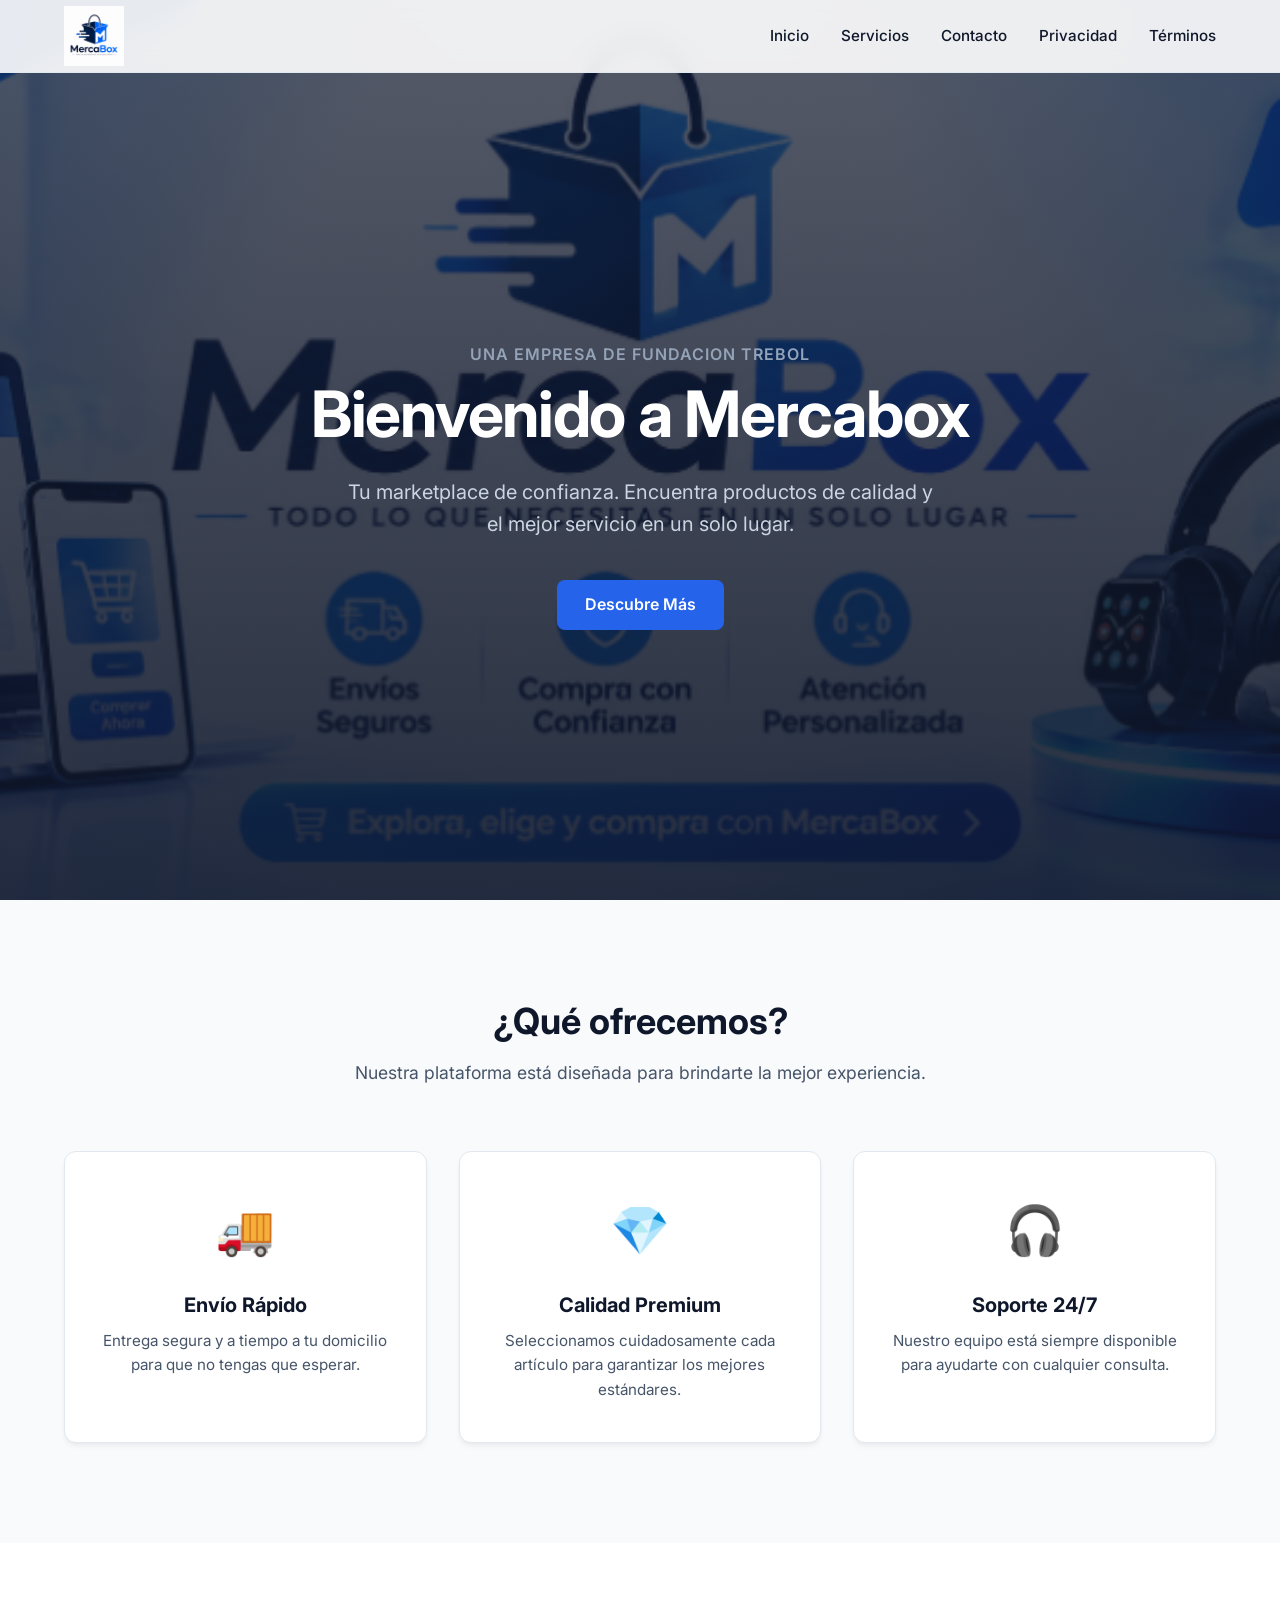
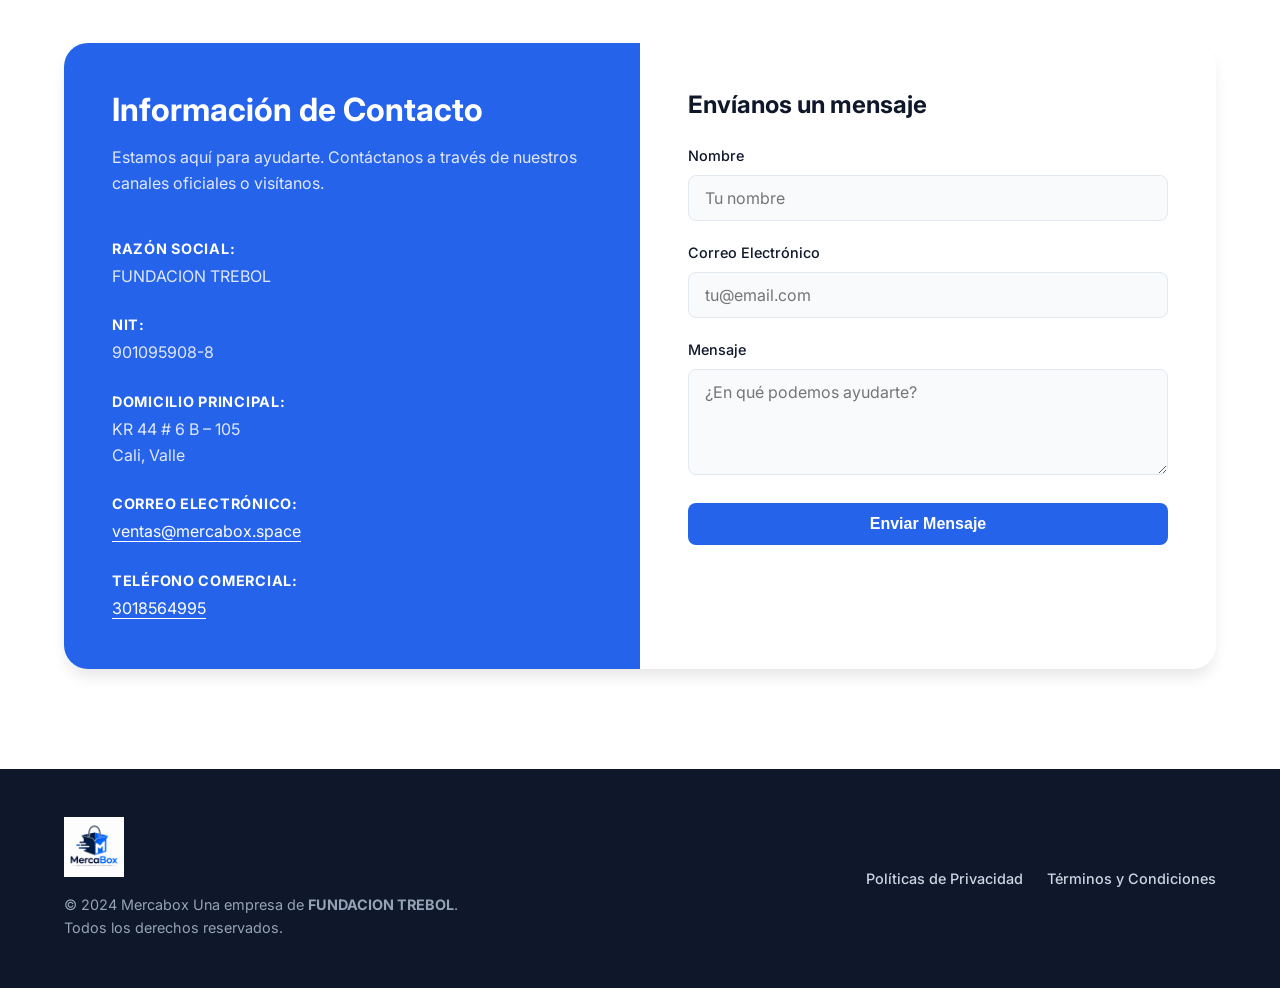
<file: index.html>
<!DOCTYPE html>
<html lang="es">
<head>
    <meta charset="UTF-8">
    <meta name="viewport" content="width=device-width, initial-scale=1.0">
    <title>Mercabox | Todo lo que necesitas</title>
    <meta name="description" content="Encuentra los mejores productos y servicios en Mercabox.">
    <link rel="preconnect" href="https://fonts.googleapis.com">
    <link rel="preconnect" href="https://fonts.gstatic.com" crossorigin>
    <link href="https://fonts.googleapis.com/css2?family=Inter:wght@300;400;600;700&display=swap" rel="stylesheet">
    <link rel="stylesheet" href="style.css">
    <meta name="facebook-domain-verification" content="5l7rvfkni86cz4igmb9n6ytyi1yqhq" />
</head>
<body>
    <!-- Navbar -->
    <header class="navbar">
        <div class="container nav-container">
            <div class="logo">
                <img src="FOTO PERFIL.png" alt="Mercabox Logo">
                
            </div>
            <nav class="nav-links">
                <a href="#inicio">Inicio</a>
                <a href="#servicios">Servicios</a>
                <a href="#contacto">Contacto</a>
                <a href="politicas-privacidad.html">Privacidad</a>
                <a href="terminos-condiciones.html">Términos</a>
            </nav>
            <button class="mobile-menu-btn" id="mobile-menu-btn" aria-label="Abrir menú">
                <svg width="24" height="24" viewBox="0 0 24 24" fill="none" stroke="currentColor" stroke-width="2" stroke-linecap="round" stroke-linejoin="round"><line x1="3" y1="12" x2="21" y2="12"></line><line x1="3" y1="6" x2="21" y2="6"></line><line x1="3" y1="18" x2="21" y2="18"></line></svg>
            </button>
        </div>
        <!-- Menú móvil -->
        <div class="mobile-nav" id="mobile-nav">
            <a href="#inicio" class="mobile-link">Inicio</a>
            <a href="#servicios" class="mobile-link">Servicios</a>
            <a href="#contacto" class="mobile-link">Contacto</a>
            <a href="politicas-privacidad.html" class="mobile-link">Privacidad</a>
            <a href="terminos-condiciones.html" class="mobile-link">Términos</a>
        </div>
    </header>

    <!-- Hero Section -->
    <section id="inicio" class="hero">
        <div class="hero-bg" style="background-image: url('PORTADA.png');"></div>
        <div class="hero-overlay"></div>
        <div class="container hero-content">
            <p style="font-size: 1rem; color: #94a3b8; margin-bottom: 8px; font-weight: 600; text-transform: uppercase; letter-spacing: 1px;">Una empresa de FUNDACION TREBOL</p>
            <h1>Bienvenido a Mercabox</h1>
            <p>Tu marketplace de confianza. Encuentra productos de calidad y el mejor servicio en un solo lugar.</p>
            <a href="#servicios" class="btn btn-primary">Descubre Más</a>
        </div>
    </section>

    <!-- Servicios (Inventado) -->
    <section id="servicios" class="services">
        <div class="container">
            <div class="section-title">
                <h2>¿Qué ofrecemos?</h2>
                <p>Nuestra plataforma está diseñada para brindarte la mejor experiencia.</p>
            </div>
            <div class="services-grid">
                <div class="service-card">
                    <div class="service-icon">🚚</div>
                    <h3>Envío Rápido</h3>
                    <p>Entrega segura y a tiempo a tu domicilio para que no tengas que esperar.</p>
                </div>
                <div class="service-card">
                    <div class="service-icon">💎</div>
                    <h3>Calidad Premium</h3>
                    <p>Seleccionamos cuidadosamente cada artículo para garantizar los mejores estándares.</p>
                </div>
                <div class="service-card">
                    <div class="service-icon">🎧</div>
                    <h3>Soporte 24/7</h3>
                    <p>Nuestro equipo está siempre disponible para ayudarte con cualquier consulta.</p>
                </div>
            </div>
        </div>
    </section>

    <!-- Contacto -->
    <section id="contacto" class="contact">
        <div class="container">
            <div class="contact-card">
                <div class="contact-info">
                    <h2>Información de Contacto</h2>
                    <p>Estamos aquí para ayudarte. Contáctanos a través de nuestros canales oficiales o visítanos.</p>
                    
                    <ul class="contact-list">
                        <li>
                            <strong>Razón Social:</strong> FUNDACION TREBOL
                        </li>
                        <li>
                            <strong>NIT:</strong> 901095908-8
                        </li>
                        <li>
                            <strong>Domicilio Principal:</strong> KR 44 # 6 B – 105<br>Cali, Valle
                        </li>
                        <li>
                            <strong>Correo Electrónico:</strong> <a href="mailto:ventas@mercabox.space">ventas@mercabox.space</a>
                        </li>
                        <li>
                            <strong>Teléfono Comercial:</strong> <a href="tel:3018564995">3018564995</a>
                        </li>
                    </ul>
                </div>
                <div class="contact-form-container">
                    <h3>Envíanos un mensaje</h3>
                    <form class="contact-form" id="contact-form">
                        <div class="form-group">
                            <label for="name">Nombre</label>
                            <input type="text" id="name" placeholder="Tu nombre" required>
                        </div>
                        <div class="form-group">
                            <label for="email">Correo Electrónico</label>
                            <input type="email" id="email" placeholder="tu@email.com" required>
                        </div>
                        <div class="form-group">
                            <label for="message">Mensaje</label>
                            <textarea id="message" rows="4" placeholder="¿En qué podemos ayudarte?" required></textarea>
                        </div>
                        <button type="submit" class="btn btn-primary btn-block">Enviar Mensaje</button>
                    </form>
                </div>
            </div>
        </div>
    </section>

    <!-- Footer -->
    <footer class="footer">
        <div class="container footer-content">
            <div class="footer-brand">
                <img src="FOTO PERFIL.png" alt="Mercabox Logo" class="footer-logo">
                <p>&copy; 2024 Mercabox Una empresa de  <strong>FUNDACION TREBOL</strong>.<br>Todos los derechos reservados.</p>
            </div>
            <div class="footer-links">
                <a href="politicas-privacidad.html">Políticas de Privacidad</a>
                <a href="terminos-condiciones.html">Términos y Condiciones</a>
            </div>
        </div>
    </footer>

    <script src="script.js"></script>
</body>
</html>
</file>
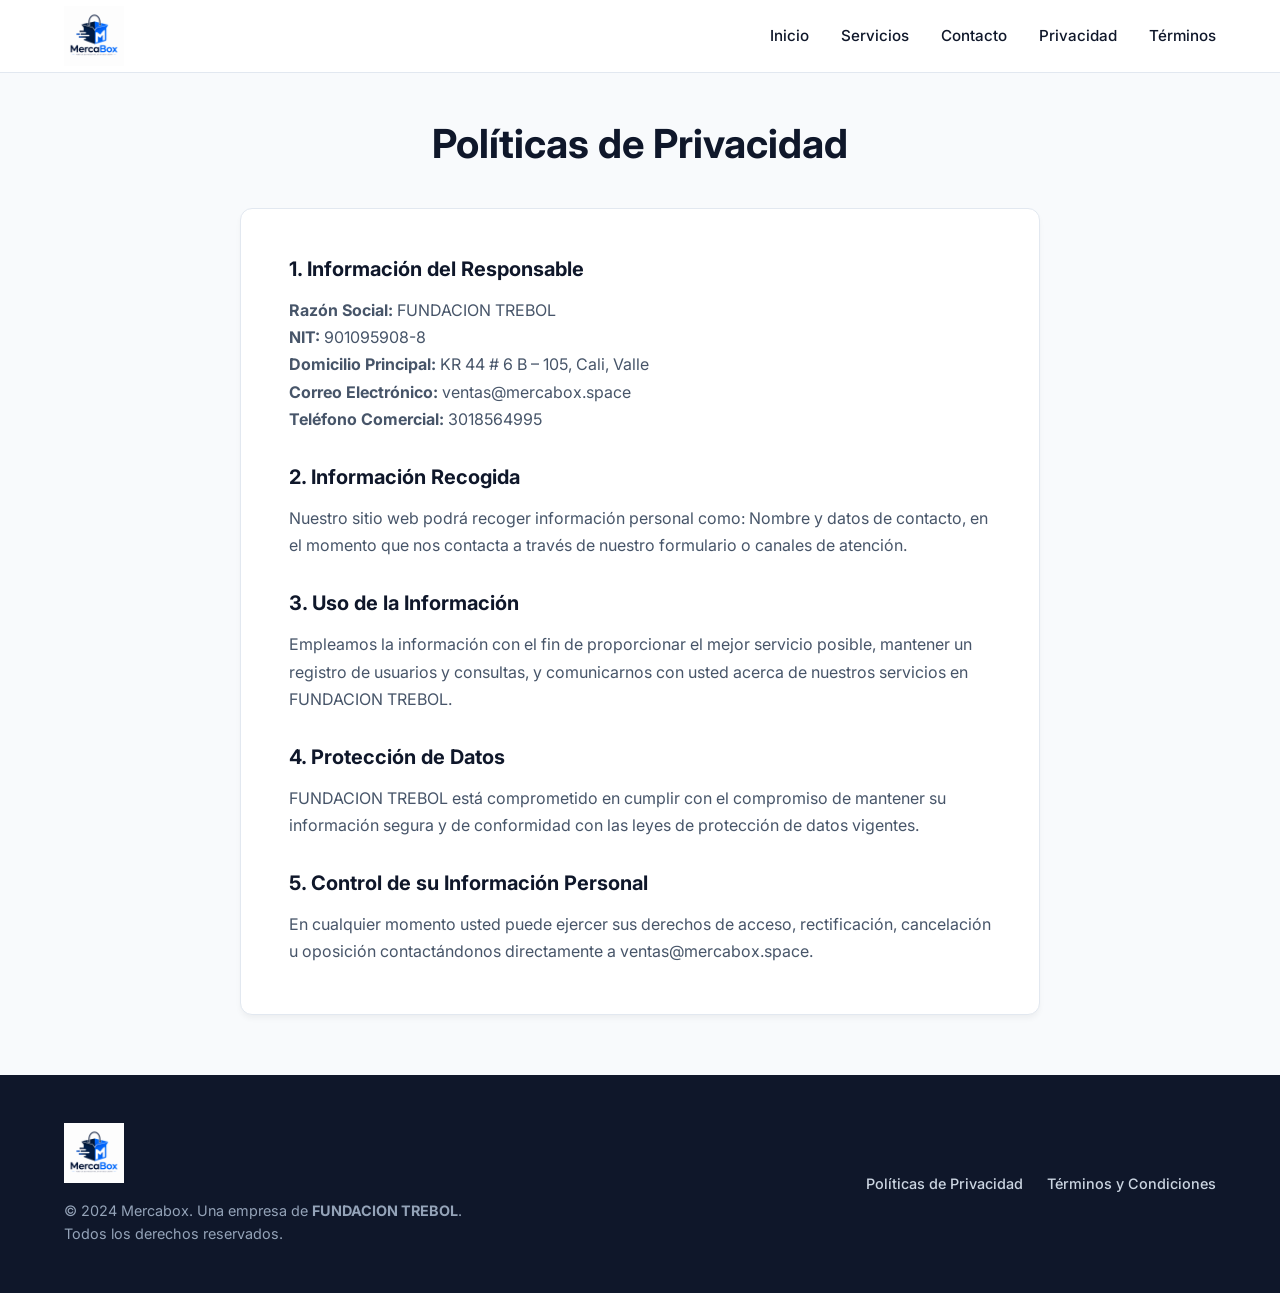
<file: politicas-privacidad.html>
<!DOCTYPE html>
<html lang="es">
<head>
    <meta charset="UTF-8">
    <meta name="viewport" content="width=device-width, initial-scale=1.0">
    <title>Políticas de Privacidad | Mercabox</title>
    <meta name="description" content="Políticas de privacidad de Mercabox.">
    <link rel="preconnect" href="https://fonts.googleapis.com">
    <link rel="preconnect" href="https://fonts.gstatic.com" crossorigin>
    <link href="https://fonts.googleapis.com/css2?family=Inter:wght@300;400;600;700&display=swap" rel="stylesheet">
    <link rel="stylesheet" href="style.css">
</head>
<body>
    <!-- Navbar -->
    <header class="navbar">
        <div class="container nav-container">
            <div class="logo">
                <a href="index.html" style="display: flex; align-items: center; gap: 12px; color: inherit;">
                    <img src="FOTO PERFIL.png" alt="Mercabox Logo">
                    
                </a>
            </div>
            <nav class="nav-links">
                <a href="index.html#inicio">Inicio</a>
                <a href="index.html#servicios">Servicios</a>
                <a href="index.html#contacto">Contacto</a>
                <a href="politicas-privacidad.html">Privacidad</a>
                <a href="terminos-condiciones.html">Términos</a>
            </nav>
            <button class="mobile-menu-btn" id="mobile-menu-btn" aria-label="Abrir menú">
                <svg width="24" height="24" viewBox="0 0 24 24" fill="none" stroke="currentColor" stroke-width="2" stroke-linecap="round" stroke-linejoin="round"><line x1="3" y1="12" x2="21" y2="12"></line><line x1="3" y1="6" x2="21" y2="6"></line><line x1="3" y1="18" x2="21" y2="18"></line></svg>
            </button>
        </div>
        <!-- Menú móvil -->
        <div class="mobile-nav" id="mobile-nav">
            <a href="index.html#inicio" class="mobile-link">Inicio</a>
            <a href="index.html#servicios" class="mobile-link">Servicios</a>
            <a href="index.html#contacto" class="mobile-link">Contacto</a>
            <a href="politicas-privacidad.html" class="mobile-link">Privacidad</a>
            <a href="terminos-condiciones.html" class="mobile-link">Términos</a>
        </div>
    </header>

    <!-- Contenido Legal -->
    <main class="legal-content">
        <div class="container">
            <h1>Políticas de Privacidad</h1>
            <div class="legal-text">
                <h3>1. Información del Responsable</h3>
                <p><strong>Razón Social:</strong> FUNDACION TREBOL<br>
                <strong>NIT:</strong> 901095908-8<br>
                <strong>Domicilio Principal:</strong> KR 44 # 6 B – 105, Cali, Valle<br>
                <strong>Correo Electrónico:</strong> ventas@mercabox.space<br>
                <strong>Teléfono Comercial:</strong> 3018564995</p>
                
                <h3>2. Información Recogida</h3>
                <p>Nuestro sitio web podrá recoger información personal como: Nombre y datos de contacto, en el momento que nos contacta a través de nuestro formulario o canales de atención.</p>
                
                <h3>3. Uso de la Información</h3>
                <p>Empleamos la información con el fin de proporcionar el mejor servicio posible, mantener un registro de usuarios y consultas, y comunicarnos con usted acerca de nuestros servicios en FUNDACION TREBOL.</p>
                
                <h3>4. Protección de Datos</h3>
                <p>FUNDACION TREBOL está comprometido en cumplir con el compromiso de mantener su información segura y de conformidad con las leyes de protección de datos vigentes.</p>
                
                <h3>5. Control de su Información Personal</h3>
                <p>En cualquier momento usted puede ejercer sus derechos de acceso, rectificación, cancelación u oposición contactándonos directamente a ventas@mercabox.space.</p>
            </div>
        </div>
    </main>

    <!-- Footer -->
    <footer class="footer">
        <div class="container footer-content">
            <div class="footer-brand">
                <img src="FOTO PERFIL.png" alt="Mercabox Logo" class="footer-logo">
                <p>&copy; 2024 Mercabox. Una empresa de  <strong>FUNDACION TREBOL</strong>.<br>Todos los derechos reservados.</p>
            </div>
            <div class="footer-links">
                <a href="politicas-privacidad.html">Políticas de Privacidad</a>
                <a href="terminos-condiciones.html">Términos y Condiciones</a>
            </div>
        </div>
    </footer>

    <script src="script.js"></script>
</body>
</html>
</file>
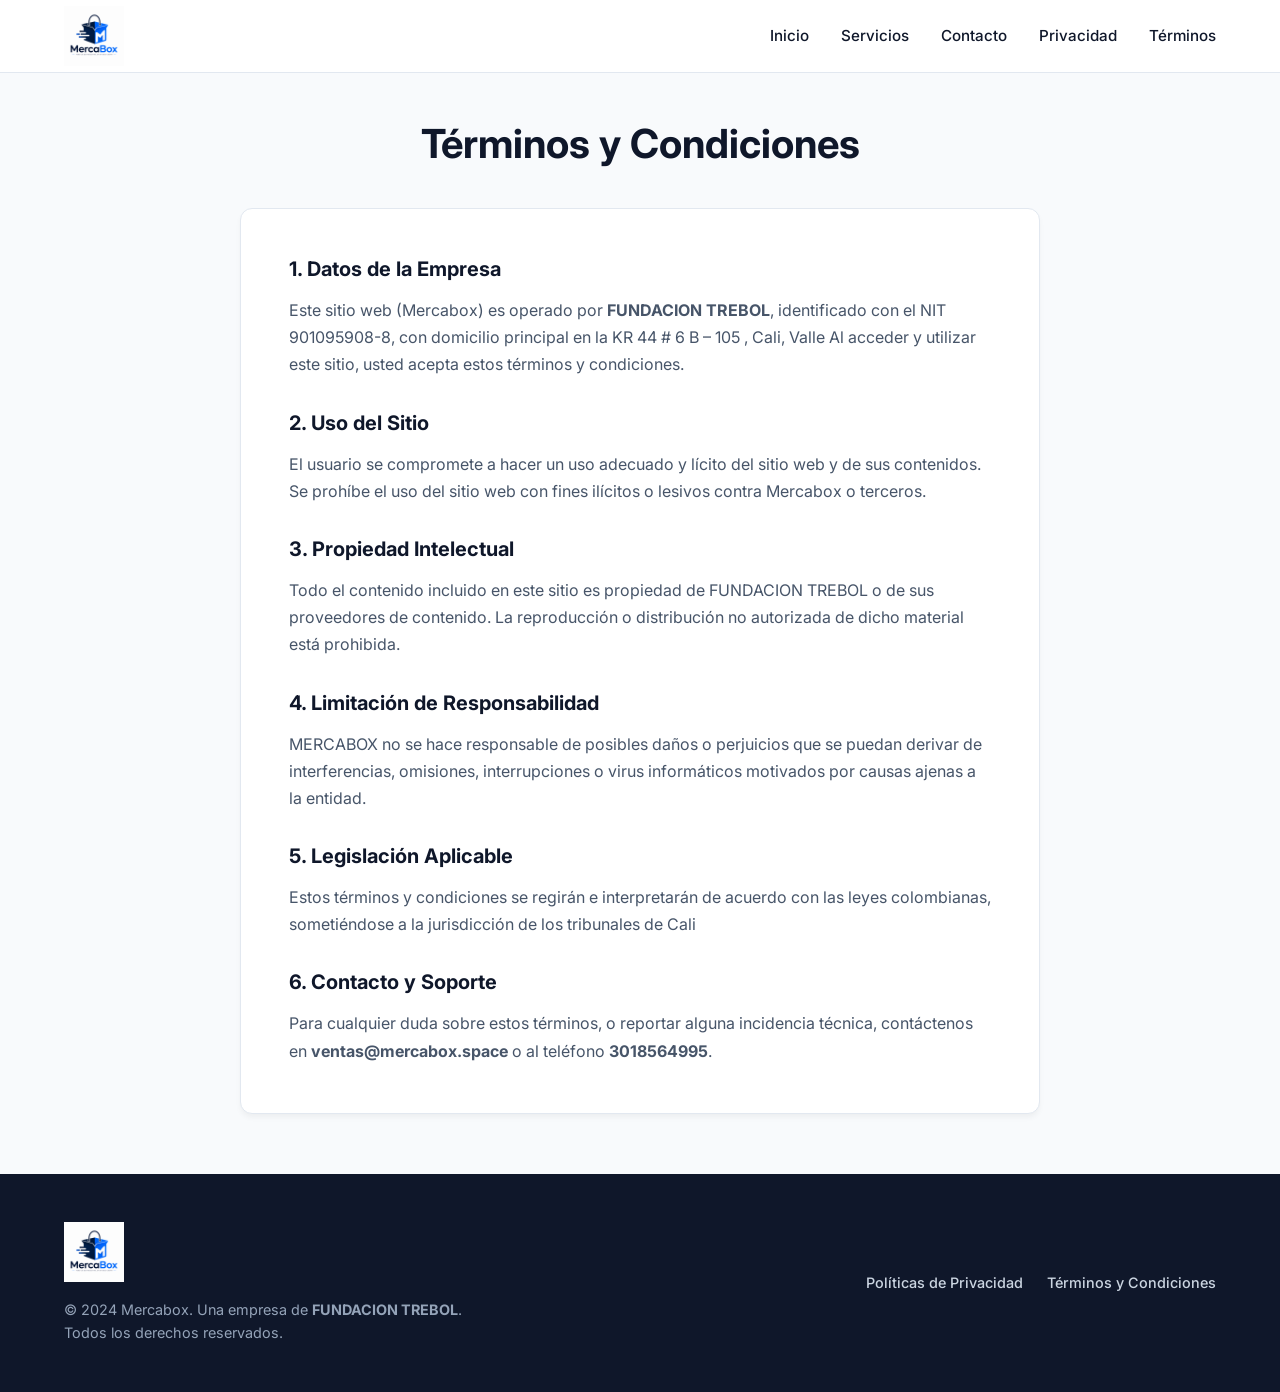
<file: terminos-condiciones.html>
<!DOCTYPE html>
<html lang="es">
<head>
    <meta charset="UTF-8">
    <meta name="viewport" content="width=device-width, initial-scale=1.0">
    <title>Términos y Condiciones | Mercabox</title>
    <meta name="description" content="Términos y Condiciones de Mercabox.">
    <link rel="preconnect" href="https://fonts.googleapis.com">
    <link rel="preconnect" href="https://fonts.gstatic.com" crossorigin>
    <link href="https://fonts.googleapis.com/css2?family=Inter:wght@300;400;600;700&display=swap" rel="stylesheet">
    <link rel="stylesheet" href="style.css">
</head>
<body>
    <!-- Navbar -->
    <header class="navbar">
        <div class="container nav-container">
            <div class="logo">
                <a href="index.html" style="display: flex; align-items: center; gap: 12px; color: inherit;">
                    <img src="FOTO PERFIL.png" alt="Mercabox Logo">
                    
                </a>
            </div>
            <nav class="nav-links">
                <a href="index.html#inicio">Inicio</a>
                <a href="index.html#servicios">Servicios</a>
                <a href="index.html#contacto">Contacto</a>
                <a href="politicas-privacidad.html">Privacidad</a>
                <a href="terminos-condiciones.html">Términos</a>
            </nav>
            <button class="mobile-menu-btn" id="mobile-menu-btn" aria-label="Abrir menú">
                <svg width="24" height="24" viewBox="0 0 24 24" fill="none" stroke="currentColor" stroke-width="2" stroke-linecap="round" stroke-linejoin="round"><line x1="3" y1="12" x2="21" y2="12"></line><line x1="3" y1="6" x2="21" y2="6"></line><line x1="3" y1="18" x2="21" y2="18"></line></svg>
            </button>
        </div>
        <!-- Menú móvil -->
        <div class="mobile-nav" id="mobile-nav">
            <a href="index.html#inicio" class="mobile-link">Inicio</a>
            <a href="index.html#servicios" class="mobile-link">Servicios</a>
            <a href="index.html#contacto" class="mobile-link">Contacto</a>
            <a href="politicas-privacidad.html" class="mobile-link">Privacidad</a>
            <a href="terminos-condiciones.html" class="mobile-link">Términos</a>
        </div>
    </header>

    <!-- Contenido Legal -->
    <main class="legal-content">
        <div class="container">
            <h1>Términos y Condiciones</h1>
            <div class="legal-text">
                <h3>1. Datos de la Empresa</h3>
                <p>Este sitio web (Mercabox) es operado por <strong>FUNDACION TREBOL</strong>, identificado con el NIT 901095908-8, con domicilio principal en la KR 44 # 6 B – 105 , Cali, Valle Al acceder y utilizar este sitio, usted acepta estos términos y condiciones.</p>
                
                <h3>2. Uso del Sitio</h3>
                <p>El usuario se compromete a hacer un uso adecuado y lícito del sitio web y de sus contenidos. Se prohíbe el uso del sitio web con fines ilícitos o lesivos contra Mercabox o terceros.</p>
                
                <h3>3. Propiedad Intelectual</h3>
                <p>Todo el contenido incluido en este sitio es propiedad de FUNDACION TREBOL o de sus proveedores de contenido. La reproducción o distribución no autorizada de dicho material está prohibida.</p>
                
                <h3>4. Limitación de Responsabilidad</h3>
                <p>MERCABOX no se hace responsable de posibles daños o perjuicios que se puedan derivar de interferencias, omisiones, interrupciones o virus informáticos motivados por causas ajenas a la entidad.</p>
                
                <h3>5. Legislación Aplicable</h3>
                <p>Estos términos y condiciones se regirán e interpretarán de acuerdo con las leyes colombianas, sometiéndose a la jurisdicción de los tribunales de Cali</p>
                
                <h3>6. Contacto y Soporte</h3>
                <p>Para cualquier duda sobre estos términos, o reportar alguna incidencia técnica, contáctenos en <strong>ventas@mercabox.space</strong> o al teléfono <strong>3018564995</strong>.</p>
            </div>
        </div>
    </main>

    <!-- Footer -->
    <footer class="footer">
        <div class="container footer-content">
            <div class="footer-brand">
                <img src="FOTO PERFIL.png" alt="Mercabox Logo" class="footer-logo">
                <p>&copy; 2024 Mercabox. Una empresa de <strong>FUNDACION TREBOL</strong>.<br>Todos los derechos reservados.</p>
            </div>
            <div class="footer-links">
                <a href="politicas-privacidad.html">Políticas de Privacidad</a>
                <a href="terminos-condiciones.html">Términos y Condiciones</a>
            </div>
        </div>
    </footer>

    <script src="script.js"></script>
</body>
</html>
</file>
<file: style.css>
/* Base Styles */
:root {
    --primary: #2563eb;
    --primary-hover: #1d4ed8;
    --bg-color: #f8fafc;
    --text-main: #0f172a;
    --text-muted: #475569;
    --card-bg: #ffffff;
    --border-color: #e2e8f0;
    --border-radius: 12px;
    --transition: all 0.3s cubic-bezier(0.4, 0, 0.2, 1);
}

* {
    margin: 0;
    padding: 0;
    box-sizing: border-box;
}

body {
    font-family: 'Inter', -apple-system, BlinkMacSystemFont, sans-serif;
    color: var(--text-main);
    background-color: var(--bg-color);
    line-height: 1.6;
    overflow-x: hidden;
}

h1, h2, h3, h4 {
    font-weight: 700;
    line-height: 1.2;
}

a {
    text-decoration: none;
    color: var(--primary);
    transition: var(--transition);
}

a:hover {
    color: var(--primary-hover);
}

ul {
    list-style: none;
}

.container {
    max-width: 1200px;
    margin: 0 auto;
    padding: 0 24px;
}

/* Buttons */
.btn {
    display: inline-flex;
    align-items: center;
    justify-content: center;
    padding: 12px 28px;
    border-radius: 8px;
    font-weight: 600;
    font-size: 1rem;
    cursor: pointer;
    transition: var(--transition);
    border: none;
    text-align: center;
}

.btn-primary {
    background-color: var(--primary);
    color: white;
}

.btn-primary:hover {
    background-color: var(--primary-hover);
    transform: translateY(-2px);
    box-shadow: 0 4px 12px rgba(37, 99, 235, 0.2);
    color: white;
}

.btn-block {
    width: 100%;
}

/* Navbar */
.navbar {
    position: fixed;
    top: 0;
    left: 0;
    right: 0;
    background-color: rgba(255, 255, 255, 0.9);
    backdrop-filter: blur(10px);
    border-bottom: 1px solid var(--border-color);
    z-index: 1000;
    transition: var(--transition);
}

.nav-container {
    display: flex;
    justify-content: space-between;
    align-items: center;
    height: 72px;
}

.logo {
    display: flex;
    align-items: center;
    gap: 12px;
    font-weight: 700;
    font-size: 1.25rem;
    color: var(--text-main);
}

.logo img {
    height: 60px;
    width: auto;
    object-fit: contain;
}

.nav-links {
    display: none;
    gap: 32px;
}

.nav-links a {
    color: var(--text-main);
    font-weight: 500;
    font-size: 0.95rem;
}

.nav-links a:hover {
    color: var(--primary);
}

.mobile-menu-btn {
    display: block;
    background: none;
    border: none;
    color: var(--text-main);
    cursor: pointer;
    padding: 8px;
}

.mobile-nav {
    display: none;
    background-color: white;
    border-bottom: 1px solid var(--border-color);
    padding: 16px 24px;
}

.mobile-nav.active {
    display: flex;
    flex-direction: column;
    gap: 16px;
}

.mobile-link {
    color: var(--text-main);
    font-weight: 500;
    font-size: 1.1rem;
    padding: 8px 0;
}

@media (min-width: 768px) {
    .nav-links {
        display: flex;
    }
    .mobile-menu-btn {
        display: none;
    }
    .mobile-nav {
        display: none !important;
    }
}

/* Hero Section */
.hero {
    position: relative;
    height: 100vh;
    min-height: 600px;
    display: flex;
    align-items: center;
    justify-content: center;
    text-align: center;
    padding-top: 72px; /* navbar height */
}

.hero-bg {
    position: absolute;
    top: 0;
    left: 0;
    width: 100%;
    height: 100%;
    background-size: cover;
    background-position: center;
    z-index: -2;
}

.hero-overlay {
    position: absolute;
    top: 0;
    left: 0;
    width: 100%;
    height: 100%;
    background: linear-gradient(to bottom, rgba(15, 23, 42, 0.7), rgba(15, 23, 42, 0.9));
    z-index: -1;
}

.hero-content {
    color: white;
    max-width: 800px;
    padding: 0 24px;
    animation: fadeInUp 0.8s ease-out;
}

.hero-content h1 {
    font-size: clamp(2.5rem, 5vw, 4.5rem);
    margin-bottom: 24px;
    letter-spacing: -0.02em;
}

.hero-content p {
    font-size: clamp(1.1rem, 2vw, 1.25rem);
    color: #cbd5e1;
    margin-bottom: 40px;
    max-width: 600px;
    margin-left: auto;
    margin-right: auto;
}

@keyframes fadeInUp {
    from {
        opacity: 0;
        transform: translateY(20px);
    }
    to {
        opacity: 1;
        transform: translateY(0);
    }
}

/* Services */
.services {
    padding: 100px 0;
    background-color: var(--bg-color);
}

.section-title {
    text-align: center;
    margin-bottom: 64px;
}

.section-title h2 {
    font-size: 2.25rem;
    margin-bottom: 16px;
}

.section-title p {
    color: var(--text-muted);
    font-size: 1.1rem;
    max-width: 600px;
    margin: 0 auto;
}

.services-grid {
    display: grid;
    grid-template-columns: repeat(auto-fit, minmax(280px, 1fr));
    gap: 32px;
}

.service-card {
    background: var(--card-bg);
    padding: 40px 32px;
    border-radius: var(--border-radius);
    box-shadow: 0 4px 6px -1px rgba(0, 0, 0, 0.05), 0 2px 4px -1px rgba(0, 0, 0, 0.03);
    transition: var(--transition);
    border: 1px solid var(--border-color);
    text-align: center;
}

.service-card:hover {
    transform: translateY(-8px);
    box-shadow: 0 20px 25px -5px rgba(0, 0, 0, 0.1), 0 10px 10px -5px rgba(0, 0, 0, 0.04);
}

.service-icon {
    font-size: 3rem;
    margin-bottom: 24px;
}

.service-card h3 {
    font-size: 1.25rem;
    margin-bottom: 12px;
}

.service-card p {
    color: var(--text-muted);
    font-size: 0.95rem;
}

/* Contact */
.contact {
    padding: 100px 0;
    background-color: white;
}

.contact-card {
    background: var(--bg-color);
    border-radius: 24px;
    overflow: hidden;
    display: grid;
    grid-template-columns: 1fr;
    box-shadow: 0 10px 15px -3px rgba(0, 0, 0, 0.1);
}

@media (min-width: 992px) {
    .contact-card {
        grid-template-columns: 1fr 1fr;
    }
}

.contact-info {
    padding: 48px;
    background-color: var(--primary);
    color: white;
}

.contact-info h2 {
    font-size: 2rem;
    margin-bottom: 16px;
}

.contact-info > p {
    color: #e0e7ff;
    margin-bottom: 40px;
}

.contact-list {
    display: flex;
    flex-direction: column;
    gap: 24px;
}

.contact-list li {
    display: flex;
    flex-direction: column;
    gap: 4px;
    font-size: 1rem;
    color: #e0e7ff;
}

.contact-list li strong {
    color: white;
    font-size: 0.9rem;
    text-transform: uppercase;
    letter-spacing: 0.05em;
}

.contact-list a {
    color: white;
    text-decoration: underline;
    text-underline-offset: 4px;
}

.contact-list a:hover {
    color: #e0e7ff;
}

.contact-form-container {
    padding: 48px;
    background: white;
}

.contact-form-container h3 {
    font-size: 1.5rem;
    margin-bottom: 24px;
}

.form-group {
    margin-bottom: 20px;
}

.form-group label {
    display: block;
    margin-bottom: 8px;
    font-weight: 500;
    font-size: 0.9rem;
    color: var(--text-main);
}

.form-group input,
.form-group textarea {
    width: 100%;
    padding: 12px 16px;
    border: 1px solid var(--border-color);
    border-radius: 8px;
    font-family: inherit;
    font-size: 1rem;
    transition: var(--transition);
    background-color: var(--bg-color);
}

.form-group input:focus,
.form-group textarea:focus {
    outline: none;
    border-color: var(--primary);
    background-color: white;
    box-shadow: 0 0 0 3px rgba(37, 99, 235, 0.1);
}

/* Footer */
.footer {
    background-color: var(--text-main);
    color: white;
    padding: 48px 0;
}

.footer-content {
    display: flex;
    flex-direction: column;
    align-items: center;
    gap: 24px;
    text-align: center;
}

@media (min-width: 768px) {
    .footer-content {
        flex-direction: row;
        justify-content: space-between;
        text-align: left;
    }
}

.footer-brand {
    display: flex;
    flex-direction: column;
    align-items: center;
    gap: 16px;
}

@media (min-width: 768px) {
    .footer-brand {
        align-items: flex-start;
    }
}

.footer-logo {
    height: 60px;
    width: auto;
    object-fit: contain;
}

.footer-brand p {
    color: #94a3b8;
    font-size: 0.9rem;
}

.footer-links {
    display: flex;
    gap: 24px;
    flex-wrap: wrap;
    justify-content: center;
}

.footer-links a {
    color: #cbd5e1;
    font-size: 0.9rem;
    font-weight: 500;
}

.footer-links a:hover {
    color: white;
}

/* Modals */
.modal-overlay {
    position: fixed;
    top: 0;
    left: 0;
    right: 0;
    bottom: 0;
    background-color: rgba(15, 23, 42, 0.5);
    backdrop-filter: blur(4px);
    z-index: 2000;
    opacity: 0;
    visibility: hidden;
    transition: var(--transition);
}

.modal-overlay.active {
    opacity: 1;
    visibility: visible;
}

.modal {
    position: fixed;
    top: 50%;
    left: 50%;
    transform: translate(-50%, -48%) scale(0.96);
    background: white;
    width: 90%;
    max-width: 600px;
    max-height: 85vh;
    border-radius: var(--border-radius);
    z-index: 2001;
    opacity: 0;
    visibility: hidden;
    transition: var(--transition);
    display: flex;
    flex-direction: column;
    box-shadow: 0 25px 50px -12px rgba(0, 0, 0, 0.25);
}

.modal.active {
    transform: translate(-50%, -50%) scale(1);
    opacity: 1;
    visibility: visible;
}

.modal-header {
    padding: 24px;
    border-bottom: 1px solid var(--border-color);
    display: flex;
    justify-content: space-between;
    align-items: center;
}

.modal-header h2 {
    font-size: 1.5rem;
}

.close-modal {
    background: none;
    border: none;
    font-size: 1.5rem;
    color: var(--text-muted);
    cursor: pointer;
    padding: 4px;
    line-height: 1;
    transition: var(--transition);
}

.close-modal:hover {
    color: var(--text-main);
}

.modal-body {
    padding: 24px;
    overflow-y: auto;
}

.modal-body h3 {
    font-size: 1.1rem;
    margin: 20px 0 10px;
    color: var(--text-main);
}

.modal-body h3:first-child {
    margin-top: 0;
}

.modal-body p {
    color: var(--text-muted);
    margin-bottom: 16px;
}

/* Legal Pages */
.legal-content {
    padding: 120px 0 60px; /* espaciado superior extra por navbar fijo */
    min-height: calc(100vh - 200px); /* ocupa el alto excepto footer */
    background-color: var(--bg-color);
}

.legal-content h1 {
    font-size: 2.5rem;
    margin-bottom: 40px;
    text-align: center;
}

.legal-text {
    background: var(--card-bg);
    padding: 48px;
    border-radius: var(--border-radius);
    box-shadow: 0 4px 6px -1px rgba(0, 0, 0, 0.05);
    border: 1px solid var(--border-color);
    max-width: 800px;
    margin: 0 auto;
}

.legal-text h3 {
    font-size: 1.25rem;
    margin: 32px 0 16px;
    color: var(--text-main);
}

.legal-text h3:first-child {
    margin-top: 0;
}

.legal-text p {
    color: var(--text-muted);
    margin-bottom: 24px;
    line-height: 1.7;
}

.legal-text p:last-child {
    margin-bottom: 0;
}
</file>
